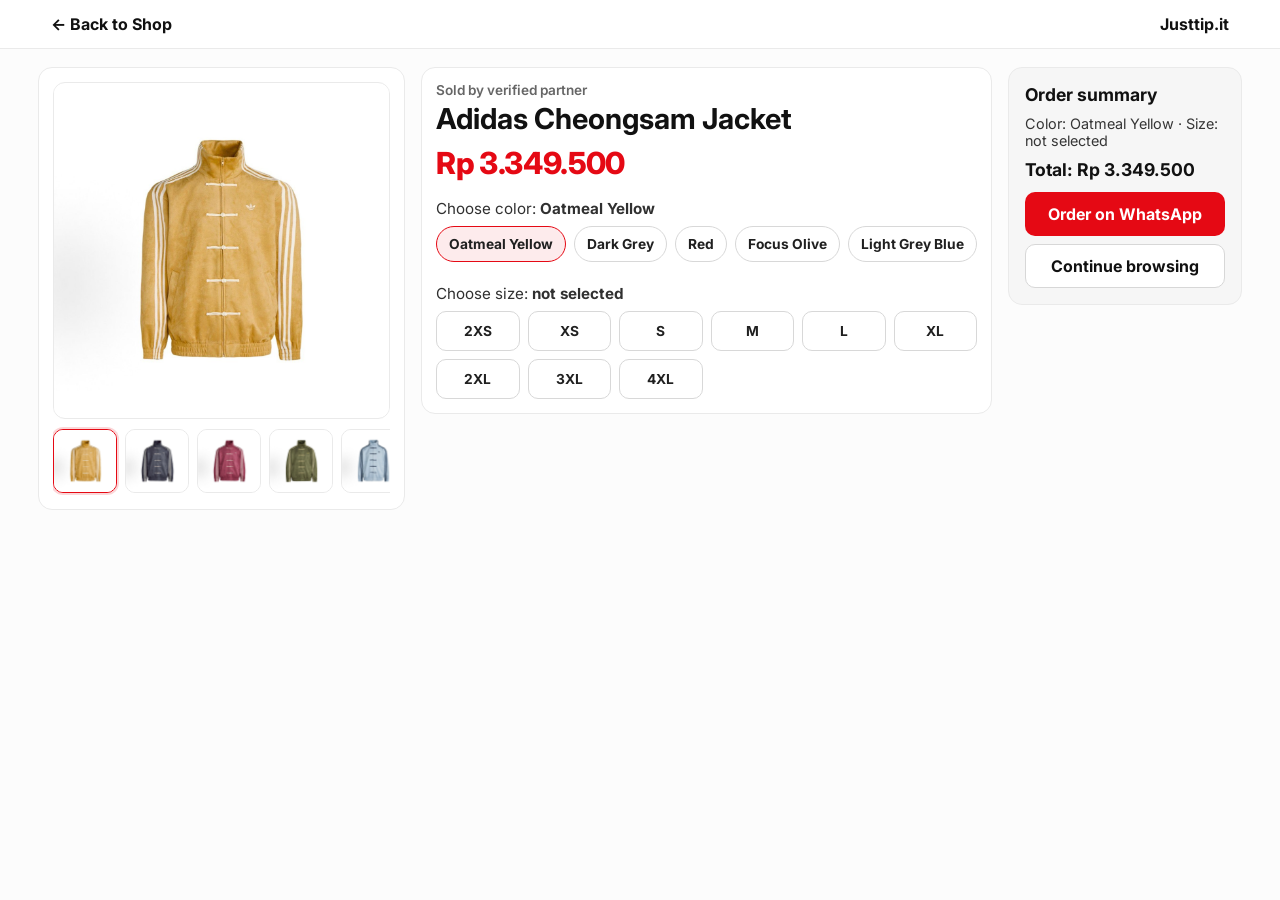
<file: adidas-cheongsam-jacket.html>
<!doctype html>
<html lang="en">
  <head>
    <meta charset="UTF-8" />
    <meta name="viewport" content="width=device-width, initial-scale=1.0" />
    <title>Adidas Cheongsam Jacket — Justtip.it</title>
    <meta
      name="description"
      content="Choose color and size for Adidas Cheongsam Jacket, then order directly through WhatsApp."
    />
    <link rel="preconnect" href="https://fonts.googleapis.com" />
    <link rel="preconnect" href="https://fonts.gstatic.com" crossorigin />
    <link
      href="https://fonts.googleapis.com/css2?family=Inter:wght@400;500;600;700;800&display=swap"
      rel="stylesheet"
    />
    <link rel="stylesheet" href="./adidas-cheongsam-jacket.css" />
  </head>
  <body>
    <header class="product-header">
      <a href="./shop.html?cat=clothes" class="product-header__back">← Back to Shop</a>
      <a href="./index.html" class="product-header__logo">Justtip.it</a>
    </header>

    <main class="product-page">
      <section class="gallery-panel">
        <div class="main-image-wrap">
          <img
            id="main-image"
            src="./assets/adidas-cheongsam-sand-gold.png"
            alt="Adidas Cheongsam Jacket in Oatmeal Yellow"
          />
        </div>
        <div class="thumb-scroll" id="thumb-scroll" role="list" aria-label="Jacket gallery">
          <button
            class="thumb-card is-active"
            type="button"
            data-color="Oatmeal Yellow"
            data-image="./assets/adidas-cheongsam-sand-gold.png"
            role="listitem"
            aria-pressed="true"
          >
            <img src="./assets/adidas-cheongsam-sand-gold.png" alt="Oatmeal Yellow jacket thumbnail" />
          </button>
          <button
            class="thumb-card"
            type="button"
            data-color="Dark Grey"
            data-image="./assets/adidas-cheongsam-slate-blue.png"
            role="listitem"
            aria-pressed="false"
          >
            <img src="./assets/adidas-cheongsam-slate-blue.png" alt="Dark Grey jacket thumbnail" />
          </button>
          <button
            class="thumb-card"
            type="button"
            data-color="Red"
            data-image="./assets/adidas-cheongsam-burgundy.png"
            role="listitem"
            aria-pressed="false"
          >
            <img src="./assets/adidas-cheongsam-burgundy.png" alt="Red jacket thumbnail" />
          </button>
          <button
            class="thumb-card"
            type="button"
            data-color="Focus Olive"
            data-image="./assets/adidas-cheongsam-olive-green.png"
            role="listitem"
            aria-pressed="false"
          >
            <img src="./assets/adidas-cheongsam-olive-green.png" alt="Focus Olive jacket thumbnail" />
          </button>
          <button
            class="thumb-card"
            type="button"
            data-color="Light Grey Blue"
            data-image="./assets/adidas-cheongsam-ice-blue-v3.png"
            role="listitem"
            aria-pressed="false"
          >
            <img src="./assets/adidas-cheongsam-ice-blue-v3.png" alt="Light Grey Blue jacket thumbnail" />
          </button>
        </div>
      </section>

      <section class="detail-panel">
        <p class="meta-line">Sold by verified partner</p>
        <h1>Adidas Cheongsam Jacket</h1>
        <p class="product-price">Rp 3.349.500</p>

        <div class="option-group">
          <p class="option-label">Choose color: <strong id="selected-color-label">Oatmeal Yellow</strong></p>
          <div class="color-scroll" id="color-scroll" role="list" aria-label="Jacket colors">
            <button class="color-chip is-active" type="button" data-color="Oatmeal Yellow" aria-pressed="true" role="listitem">
              Oatmeal Yellow
            </button>
            <button class="color-chip" type="button" data-color="Dark Grey" aria-pressed="false" role="listitem">
              Dark Grey
            </button>
            <button class="color-chip" type="button" data-color="Red" aria-pressed="false" role="listitem">
              Red
            </button>
            <button class="color-chip" type="button" data-color="Focus Olive" aria-pressed="false" role="listitem">
              Focus Olive
            </button>
            <button class="color-chip" type="button" data-color="Light Grey Blue" aria-pressed="false" role="listitem">
              Light Grey Blue
            </button>
          </div>
        </div>

        <div class="option-group">
          <p class="option-label">Choose size: <strong id="selected-size-label">not selected</strong></p>
          <div class="size-grid" id="size-grid" role="list" aria-label="Jacket sizes">
            <button class="size-chip" type="button" data-size="2XS" aria-pressed="false" role="listitem">2XS</button>
            <button class="size-chip" type="button" data-size="XS" aria-pressed="false" role="listitem">XS</button>
            <button class="size-chip" type="button" data-size="S" aria-pressed="false" role="listitem">S</button>
            <button class="size-chip" type="button" data-size="M" aria-pressed="false" role="listitem">M</button>
            <button class="size-chip" type="button" data-size="L" aria-pressed="false" role="listitem">L</button>
            <button class="size-chip" type="button" data-size="XL" aria-pressed="false" role="listitem">XL</button>
            <button class="size-chip" type="button" data-size="2XL" aria-pressed="false" role="listitem">2XL</button>
            <button class="size-chip" type="button" data-size="3XL" aria-pressed="false" role="listitem">3XL</button>
            <button class="size-chip" type="button" data-size="4XL" aria-pressed="false" role="listitem">4XL</button>
          </div>
        </div>
      </section>

      <aside class="order-panel">
        <h2>Order summary</h2>
        <p id="selected-variant" class="product-variant">Color: Oatmeal Yellow · Size: not selected</p>
        <p class="summary-price">Total: Rp 3.349.500</p>
        <a
          id="order-now"
          class="btn-order"
          href="https://api.whatsapp.com/send?phone=6282111101329&text=Hi!%20I%20want%3A%20Adidas%20Cheongsam%20Jacket%20-%20Color%3A%20Sand%20Gold%2C%20Size%3A%20Please%20confirm%20available%20sizes"
          target="_blank"
          rel="noreferrer"
        >
          Order on WhatsApp
        </a>
        <a class="btn-back" href="./shop.html?cat=clothes">Continue browsing</a>
      </aside>
    </main>

    <script src="./adidas-cheongsam-jacket.js"></script>
  </body>
</html>
</file>
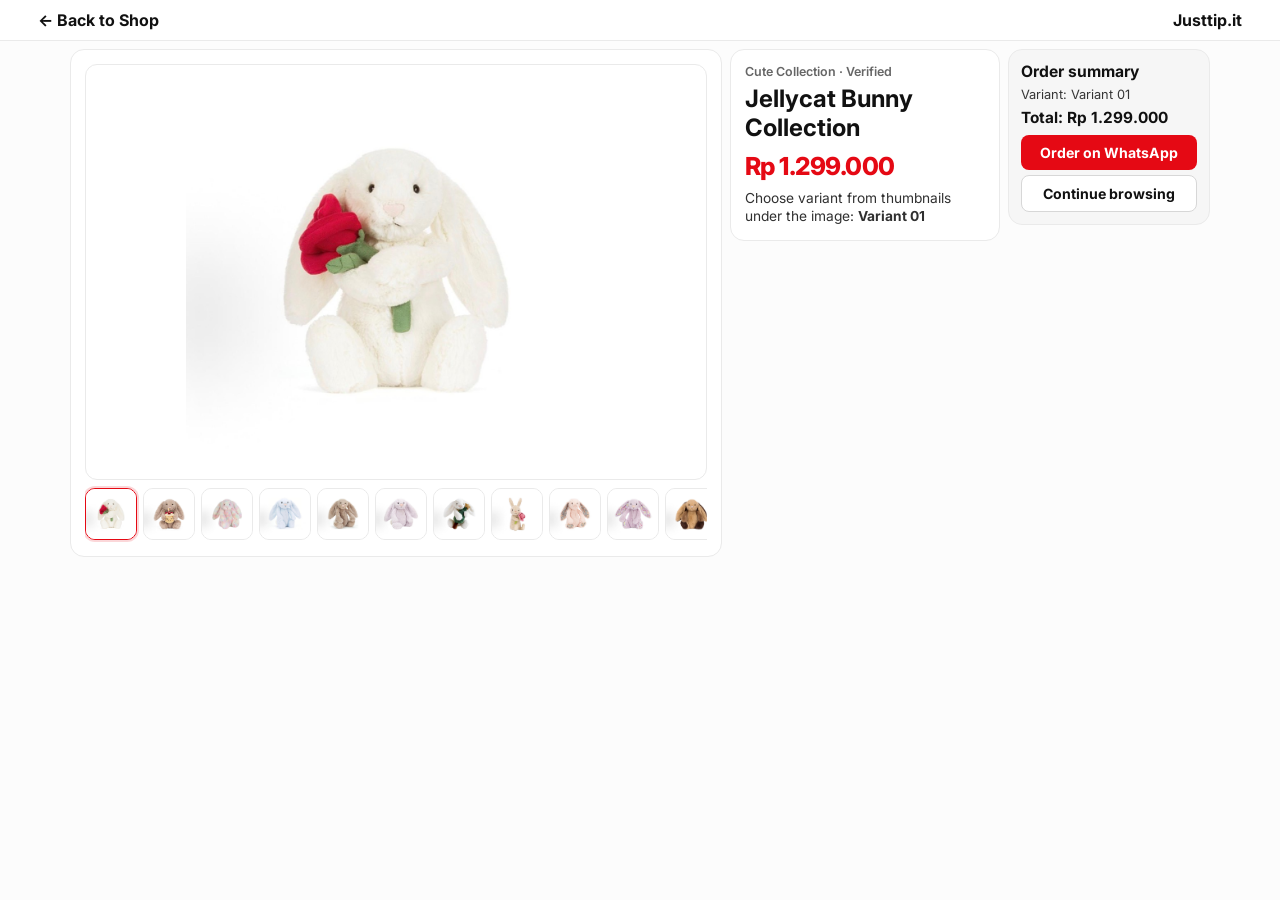
<file: jellycat-bunny-collection.html>
<!doctype html>
<html lang="en">
  <head>
    <meta charset="UTF-8" />
    <meta name="viewport" content="width=device-width, initial-scale=1.0" />
    <title>Jellycat Bunny Collection — Justtip.it</title>
    <meta
      name="description"
      content="Choose your Jellycat Bunny variant and order directly through WhatsApp."
    />
    <link rel="preconnect" href="https://fonts.googleapis.com" />
    <link rel="preconnect" href="https://fonts.gstatic.com" crossorigin />
    <link
      href="https://fonts.googleapis.com/css2?family=Inter:wght@400;500;600;700;800&display=swap"
      rel="stylesheet"
    />
    <link rel="stylesheet" href="./jellycat-bunny-collection.css" />
  </head>
  <body>
    <header class="product-header">
      <a href="./shop.html?cat=cute" class="product-header__back">← Back to Shop</a>
      <a href="./index.html" class="product-header__logo">Justtip.it</a>
    </header>

    <main class="product-page">
      <section class="gallery-panel">
        <div class="main-image-wrap">
          <img id="main-image" src="./assets/jellycat-bunny-variant-01.png" alt="Jellycat Bunny variant 01" />
        </div>
        <div class="thumb-scroll" role="list" aria-label="Jellycat Bunny variants">
          <button class="thumb-card is-active" type="button" data-variant="Variant 01" data-image="./assets/jellycat-bunny-variant-01.png" aria-pressed="true" role="listitem"><img src="./assets/jellycat-bunny-variant-01.png" alt="Variant 01 thumbnail" /></button>
          <button class="thumb-card" type="button" data-variant="Variant 02" data-image="./assets/jellycat-bunny-variant-02.png" aria-pressed="false" role="listitem"><img src="./assets/jellycat-bunny-variant-02.png" alt="Variant 02 thumbnail" /></button>
          <button class="thumb-card" type="button" data-variant="Variant 03" data-image="./assets/jellycat-bunny-variant-03.png" aria-pressed="false" role="listitem"><img src="./assets/jellycat-bunny-variant-03.png" alt="Variant 03 thumbnail" /></button>
          <button class="thumb-card" type="button" data-variant="Variant 04" data-image="./assets/jellycat-bunny-variant-04.png" aria-pressed="false" role="listitem"><img src="./assets/jellycat-bunny-variant-04.png" alt="Variant 04 thumbnail" /></button>
          <button class="thumb-card" type="button" data-variant="Variant 05" data-image="./assets/jellycat-bunny-variant-05.png" aria-pressed="false" role="listitem"><img src="./assets/jellycat-bunny-variant-05.png" alt="Variant 05 thumbnail" /></button>
          <button class="thumb-card" type="button" data-variant="Variant 06" data-image="./assets/jellycat-bunny-variant-06.png" aria-pressed="false" role="listitem"><img src="./assets/jellycat-bunny-variant-06.png" alt="Variant 06 thumbnail" /></button>
          <button class="thumb-card" type="button" data-variant="Variant 07" data-image="./assets/jellycat-bunny-variant-07.png" aria-pressed="false" role="listitem"><img src="./assets/jellycat-bunny-variant-07.png" alt="Variant 07 thumbnail" /></button>
          <button class="thumb-card" type="button" data-variant="Variant 08" data-image="./assets/jellycat-bunny-variant-08.png" aria-pressed="false" role="listitem"><img src="./assets/jellycat-bunny-variant-08.png" alt="Variant 08 thumbnail" /></button>
          <button class="thumb-card" type="button" data-variant="Variant 09" data-image="./assets/jellycat-bunny-variant-09.png" aria-pressed="false" role="listitem"><img src="./assets/jellycat-bunny-variant-09.png" alt="Variant 09 thumbnail" /></button>
          <button class="thumb-card" type="button" data-variant="Variant 10" data-image="./assets/jellycat-bunny-variant-10.png" aria-pressed="false" role="listitem"><img src="./assets/jellycat-bunny-variant-10.png" alt="Variant 10 thumbnail" /></button>
          <button class="thumb-card" type="button" data-variant="Variant 11" data-image="./assets/jellycat-bunny-variant-11.png" aria-pressed="false" role="listitem"><img src="./assets/jellycat-bunny-variant-11.png" alt="Variant 11 thumbnail" /></button>
          <button class="thumb-card" type="button" data-variant="Variant 12" data-image="./assets/jellycat-bunny-variant-12.png" aria-pressed="false" role="listitem"><img src="./assets/jellycat-bunny-variant-12.png" alt="Variant 12 thumbnail" /></button>
          <button class="thumb-card" type="button" data-variant="Variant 13" data-image="./assets/jellycat-bunny-variant-13.png" aria-pressed="false" role="listitem"><img src="./assets/jellycat-bunny-variant-13.png" alt="Variant 13 thumbnail" /></button>
        </div>
      </section>

      <section class="detail-panel">
        <p class="meta-line">Cute Collection · Verified</p>
        <h1>Jellycat Bunny Collection</h1>
        <p class="product-price">Rp 1.299.000</p>

        <p class="option-label">Choose variant from thumbnails under the image: <strong id="selected-variant-label">Variant 01</strong></p>
      </section>

      <aside class="order-panel">
        <h2>Order summary</h2>
        <p id="selected-variant" class="product-variant">Variant: Variant 01</p>
        <p class="summary-price">Total: Rp 1.299.000</p>
        <a
          id="order-now"
          class="btn-order"
          href="https://api.whatsapp.com/send?phone=6282111101329&text=Hi!%20I%20want%3A%20Jellycat%20Bunny%20Collection%20-%20Variant%3A%20Variant%2001"
          target="_blank"
          rel="noreferrer"
        >
          Order on WhatsApp
        </a>
        <a class="btn-back" href="./shop.html?cat=cute">Continue browsing</a>
      </aside>
    </main>

    <script src="./jellycat-bunny-collection.js"></script>
  </body>
</html>
</file>
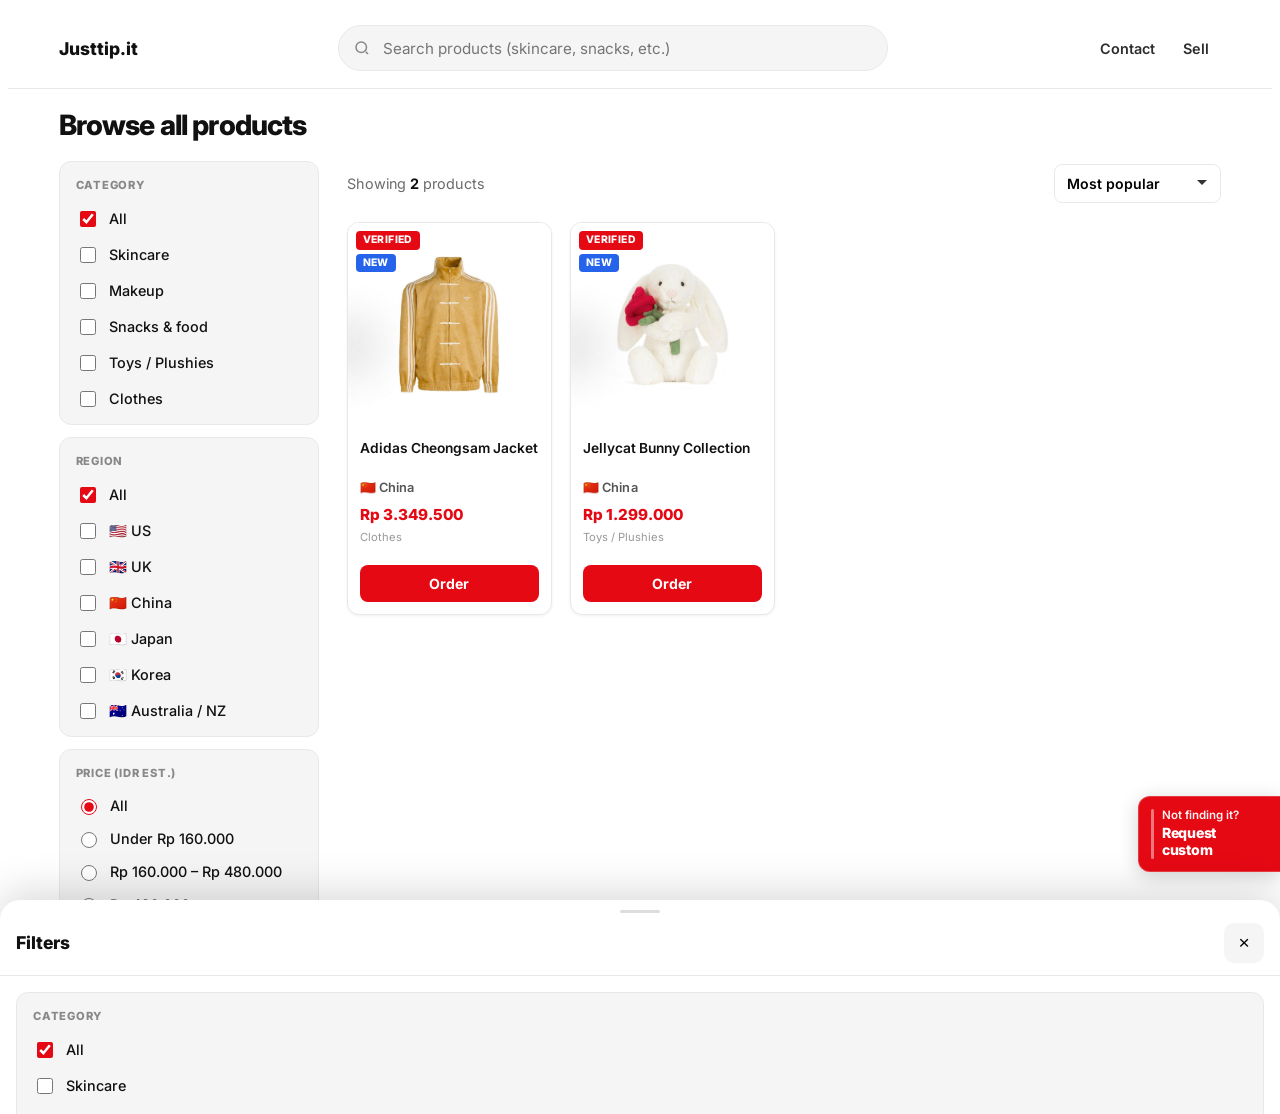
<file: shop.html>
<!doctype html>
<html lang="en">
  <head>
    <meta charset="UTF-8" />
    <meta name="viewport" content="width=device-width, initial-scale=1.0" />
    <title>Shop — Justtip.it</title>
    <meta
      name="description"
      content="Browse skincare, makeup, snacks & more. Filter, sort, order on WhatsApp. No cart."
    />
    <link rel="preconnect" href="https://fonts.googleapis.com" />
    <link rel="preconnect" href="https://fonts.gstatic.com" crossorigin />
    <link
      href="https://fonts.googleapis.com/css2?family=Inter:wght@400;500;600;700;800&display=swap"
      rel="stylesheet"
    />
    <link rel="stylesheet" href="./shop.css" />
  </head>
  <body class="shop-page">
    <header class="shop-topbar">
      <div class="shop-topbar__inner">
        <a class="shop-logo" href="./index.html">Justtip.it</a>
        <form class="shop-topbar__search" role="search" action="./shop.html" method="get" id="shop-search-form">
          <svg width="18" height="18" viewBox="0 0 24 24" fill="none" stroke="currentColor" stroke-width="2" aria-hidden="true">
            <circle cx="11" cy="11" r="7" />
            <path d="M20 20l-3-3" />
          </svg>
          <input
            type="search"
            name="q"
            id="shop-top-search"
            placeholder="Search products (skincare, snacks, etc.)"
            autocomplete="off"
            aria-label="Search products"
          />
        </form>
        <div class="shop-topbar__actions">
          <a class="shop-link" href="./index.html#contact">Contact</a>
          <a class="shop-link" href="./index.html#sell">Sell</a>
        </div>
      </div>
    </header>

    <div class="shop-wrap">
      <h1 class="shop-page__title" id="shop-page-title">Browse all products</h1>

      <div class="shop-layout">
        <aside class="shop-filters shop-filters--desktop" aria-label="Filters">
          <div class="shop-filter-card">
            <h3>Category</h3>
            <div class="shop-filter-list">
              <label class="shop-check">
                <input type="checkbox" class="js-filter-cat-all" id="filter-cat-all-d" checked />
                <span>All</span>
              </label>
              <label class="shop-check">
                <input type="checkbox" class="js-filter-cat" data-cat="skincare" />
                <span>Skincare</span>
              </label>
              <label class="shop-check">
                <input type="checkbox" class="js-filter-cat" data-cat="makeup" />
                <span>Makeup</span>
              </label>
              <label class="shop-check">
                <input type="checkbox" class="js-filter-cat" data-cat="snacks" />
                <span>Snacks &amp; food</span>
              </label>
              <label class="shop-check">
                <input type="checkbox" class="js-filter-cat" data-cat="cute" />
                <span>Toys / Plushies</span>
              </label>
              <label class="shop-check">
                <input type="checkbox" class="js-filter-cat" data-cat="clothes" />
                <span>Clothes</span>
              </label>
            </div>
          </div>
          <div class="shop-filter-card">
            <h3>Region</h3>
            <div class="shop-filter-list">
              <label class="shop-check">
                <input type="checkbox" class="js-filter-region-all" id="filter-region-all-d" checked />
                <span>All</span>
              </label>
              <label class="shop-check">
                <input type="checkbox" class="js-filter-route" data-route="imp-us" />
                <span>🇺🇸 US</span>
              </label>
              <label class="shop-check">
                <input type="checkbox" class="js-filter-route" data-route="imp-uk" />
                <span>🇬🇧 UK</span>
              </label>
              <label class="shop-check">
                <input type="checkbox" class="js-filter-route" data-route="imp-cn" />
                <span>🇨🇳 China</span>
              </label>
              <label class="shop-check">
                <input type="checkbox" class="js-filter-route" data-route="imp-jp" />
                <span>🇯🇵 Japan</span>
              </label>
              <label class="shop-check">
                <input type="checkbox" class="js-filter-route" data-route="imp-kr" />
                <span>🇰🇷 Korea</span>
              </label>
              <label class="shop-check">
                <input type="checkbox" class="js-filter-route" data-route="imp-au" />
                <span>🇦🇺 Australia / NZ</span>
              </label>
            </div>
          </div>
          <div class="shop-filter-card">
            <h3>Price (IDR est.)</h3>
            <div class="shop-filter-list" id="filter-price-d">
              <label class="shop-radio">
                <input type="radio" class="js-filter-price" name="price_d" value="all" checked />
                <span>All</span>
              </label>
              <label class="shop-radio">
                <input type="radio" class="js-filter-price" name="price_d" value="lt10" />
                <span>Under Rp 160.000</span>
              </label>
              <label class="shop-radio">
                <input type="radio" class="js-filter-price" name="price_d" value="10-30" />
                <span>Rp 160.000 – Rp 480.000</span>
              </label>
              <label class="shop-radio">
                <input type="radio" class="js-filter-price" name="price_d" value="gt30" />
                <span>Rp 480.000+</span>
              </label>
            </div>
            <div class="shop-toggle">
              <span>Verified only</span>
              <button type="button" class="shop-toggle__switch js-toggle-ver" id="toggle-ver-d" aria-pressed="false" aria-label="Verified sellers only"></button>
            </div>
          </div>
        </aside>

        <div class="shop-main">
          <div class="shop-toolbar">
            <p class="shop-result-count" id="shop-result-count">Showing <strong>0</strong> products</p>
            <div class="shop-sort">
              <label for="shop-sort" class="visually-hidden">Sort by</label>
              <select id="shop-sort" class="js-sort" aria-label="Sort products">
                <option value="popular">Most popular</option>
                <option value="newest">Newest</option>
                <option value="price-asc">Price: low to high</option>
                <option value="price-desc">Price: high to low</option>
              </select>
            </div>
          </div>
          <div class="shop-grid" id="shop-grid" role="list"></div>
          <p class="shop-empty" id="shop-empty" hidden>No products match your filters. <a href="./shop.html">Reset</a></p>
        </div>
      </div>
    </div>

    <div class="shop-mobile-filters" aria-hidden="false">
      <button type="button" class="shop-btn-filter" id="shop-open-filters" aria-haspopup="dialog" aria-controls="shop-drawer">
        <svg width="20" height="20" viewBox="0 0 24 24" fill="none" stroke="currentColor" stroke-width="2" aria-hidden="true">
          <line x1="4" y1="6" x2="20" y2="6" />
          <line x1="7" y1="12" x2="20" y2="12" />
          <line x1="10" y1="18" x2="20" y2="18" />
        </svg>
        Filter
      </button>
    </div>

    <div class="shop-drawer-backdrop" id="shop-backdrop" aria-hidden="true"></div>
    <div
      class="shop-drawer"
      id="shop-drawer"
      role="dialog"
      aria-modal="true"
      aria-labelledby="shop-drawer-title"
      aria-hidden="true"
    >
      <div class="shop-drawer__handle" aria-hidden="true"></div>
      <div class="shop-drawer__head">
        <h2 id="shop-drawer-title">Filters</h2>
        <button type="button" class="shop-drawer__close" id="shop-close-filters" aria-label="Close filters">
          ×
        </button>
      </div>
      <div class="shop-drawer__body">
        <div class="shop-filters shop-filters--drawer" id="filter-drawer-inner">
          <div class="shop-filter-card">
            <h3>Category</h3>
            <div class="shop-filter-list">
              <label class="shop-check">
                <input type="checkbox" class="js-filter-cat-all" id="filter-cat-all-m" checked />
                <span>All</span>
              </label>
              <label class="shop-check">
                <input type="checkbox" class="js-filter-cat-m" data-cat="skincare" />
                <span>Skincare</span>
              </label>
              <label class="shop-check">
                <input type="checkbox" class="js-filter-cat-m" data-cat="makeup" />
                <span>Makeup</span>
              </label>
              <label class="shop-check">
                <input type="checkbox" class="js-filter-cat-m" data-cat="snacks" />
                <span>Snacks &amp; food</span>
              </label>
              <label class="shop-check">
                <input type="checkbox" class="js-filter-cat-m" data-cat="cute" />
                <span>Toys / Plushies</span>
              </label>
              <label class="shop-check">
                <input type="checkbox" class="js-filter-cat-m" data-cat="clothes" />
                <span>Clothes</span>
              </label>
            </div>
          </div>
          <div class="shop-filter-card">
            <h3>Region</h3>
            <div class="shop-filter-list">
              <label class="shop-check">
                <input type="checkbox" class="js-filter-region-all" id="filter-region-all-m" checked />
                <span>All</span>
              </label>
              <label class="shop-check">
                <input type="checkbox" class="js-filter-route-m" data-route="imp-us" />
                <span>🇺🇸 US</span>
              </label>
              <label class="shop-check">
                <input type="checkbox" class="js-filter-route-m" data-route="imp-uk" />
                <span>🇬🇧 UK</span>
              </label>
              <label class="shop-check">
                <input type="checkbox" class="js-filter-route-m" data-route="imp-cn" />
                <span>🇨🇳 China</span>
              </label>
              <label class="shop-check">
                <input type="checkbox" class="js-filter-route-m" data-route="imp-jp" />
                <span>🇯🇵 Japan</span>
              </label>
              <label class="shop-check">
                <input type="checkbox" class="js-filter-route-m" data-route="imp-kr" />
                <span>🇰🇷 Korea</span>
              </label>
              <label class="shop-check">
                <input type="checkbox" class="js-filter-route-m" data-route="imp-au" />
                <span>🇦🇺 Australia / NZ</span>
              </label>
            </div>
          </div>
          <div class="shop-filter-card">
            <h3>Price (IDR est.)</h3>
            <div class="shop-filter-list">
              <label class="shop-radio">
                <input type="radio" class="js-filter-price-m" name="price_m" value="all" checked />
                <span>All</span>
              </label>
              <label class="shop-radio">
                <input type="radio" class="js-filter-price-m" name="price_m" value="lt10" />
                <span>Under Rp 160.000</span>
              </label>
              <label class="shop-radio">
                <input type="radio" class="js-filter-price-m" name="price_m" value="10-30" />
                <span>Rp 160.000 – Rp 480.000</span>
              </label>
              <label class="shop-radio">
                <input type="radio" class="js-filter-price-m" name="price_m" value="gt30" />
                <span>Rp 480.000+</span>
              </label>
            </div>
            <div class="shop-toggle">
              <span>Verified only</span>
              <button type="button" class="shop-toggle__switch js-toggle-ver" id="toggle-ver-m" aria-pressed="false" aria-label="Verified sellers only"></button>
            </div>
          </div>
        </div>
      </div>
      <div class="shop-drawer__foot">
        <button type="button" class="shop-btn-apply" id="shop-apply-filters">Show results</button>
      </div>
    </div>

    <a
      class="shop-cta-fab"
      href="https://api.whatsapp.com/send?phone=6282111101329&text=Hi!%20I%27m%20looking%20for%20a%20custom%20product%3A%20"
      target="_blank"
      rel="noreferrer"
      aria-label="Not finding what you are looking for? Request a custom product on WhatsApp"
    >
      <span class="shop-cta-fab__grip" aria-hidden="true"></span>
      <span class="shop-cta-fab__text">
        <span class="shop-cta-fab__line">Not finding it?</span>
        <span class="shop-cta-fab__line shop-cta-fab__line--em">Request custom</span>
      </span>
    </a>

    <footer class="shop-footer">
      <div class="shop-footer__inner">
        <a href="./index.html">← Home</a>
        <a href="https://www.instagram.com/justtip.it/" target="_blank" rel="noreferrer">@justtip.it</a>
        <span>International students · <a class="shop-footer__wa" href="https://api.whatsapp.com/send?phone=6282111101329&text=Hi!%20" target="_blank" rel="noreferrer">WhatsApp</a></span>
      </div>
    </footer>

    <script src="./shop.js"></script>
  </body>
</html>
</file>
<file: adidas-cheongsam-jacket.css>
:root {
  --primary: #e50914;
  --text: #111;
  --muted: #666;
  --border: #eaeaea;
  --bg: #f6f6f6;
}

* {
  box-sizing: border-box;
}

body {
  margin: 0;
  font-family: "Inter", -apple-system, sans-serif;
  color: var(--text);
  background: #fcfcfc;
}

.product-header {
  position: sticky;
  top: 0;
  z-index: 10;
  display: flex;
  justify-content: space-between;
  align-items: center;
  padding: 14px 4%;
  border-bottom: 1px solid var(--border);
  background: rgba(255, 255, 255, 0.96);
  backdrop-filter: blur(8px);
}

.product-header__back,
.product-header__logo {
  text-decoration: none;
  color: var(--text);
  font-weight: 700;
}

.product-page {
  width: min(1220px, 94%);
  margin: 18px auto 32px;
  display: grid;
  gap: 16px;
}

@media (min-width: 980px) {
  .product-page {
    grid-template-columns: 1.1fr 1fr 0.7fr;
    align-items: start;
  }
}

.gallery-panel,
.detail-panel,
.order-panel {
  border: 1px solid var(--border);
  border-radius: 14px;
  background: #fff;
}

.gallery-panel,
.detail-panel {
  padding: 14px;
}

.order-panel {
  padding: 16px;
  background: var(--bg);
}

.main-image-wrap {
  border: 1px solid var(--border);
  border-radius: 12px;
  overflow: hidden;
  background: #fff;
}

.main-image-wrap img {
  width: 100%;
  display: block;
  aspect-ratio: 1 / 1;
  object-fit: contain;
}

.thumb-scroll {
  display: flex;
  gap: 8px;
  overflow-x: auto;
  padding-top: 10px;
  padding-bottom: 2px;
  scroll-snap-type: x mandatory;
  -webkit-overflow-scrolling: touch;
}

.thumb-card {
  flex: 0 0 64px;
  border: 1px solid var(--border);
  border-radius: 10px;
  background: #fff;
  cursor: pointer;
  overflow: hidden;
  padding: 0;
  line-height: 0;
  scroll-snap-align: start;
}

.thumb-card.is-active {
  border-color: var(--primary);
  box-shadow: 0 0 0 2px rgba(229, 9, 20, 0.16);
}

.thumb-card img {
  width: 100%;
  aspect-ratio: 1;
  object-fit: cover;
  display: inline-block;
}

.meta-line {
  margin: 0;
  color: var(--muted);
  font-size: 0.85rem;
  font-weight: 600;
}

.detail-panel h1 {
  margin: 4px 0 0;
  font-size: clamp(1.35rem, 2.5vw, 1.8rem);
  line-height: 1.2;
}

.product-price {
  margin: 8px 0 0;
  color: var(--primary);
  font-size: 1.9rem;
  font-weight: 800;
  letter-spacing: -0.02em;
}

.option-group {
  margin-top: 18px;
}

.option-label {
  margin: 0 0 8px;
  font-size: 0.95rem;
  color: #303030;
}

.color-scroll {
  display: flex;
  gap: 8px;
  overflow-x: auto;
  padding-bottom: 4px;
}

.color-chip,
.size-chip {
  border: 1px solid #d8d8d8;
  background: #fff;
  color: #202020;
  border-radius: 999px;
  font: inherit;
  font-size: 0.86rem;
  font-weight: 700;
  cursor: pointer;
  white-space: nowrap;
  transition: border-color 0.2s ease, background 0.2s ease;
}

.color-chip {
  padding: 9px 12px;
}

.size-grid {
  display: grid;
  grid-template-columns: repeat(6, minmax(0, 1fr));
  gap: 8px;
}

.size-chip {
  border-radius: 10px;
  min-height: 40px;
}

.color-chip.is-active,
.size-chip.is-active {
  border-color: var(--primary);
  background: rgba(229, 9, 20, 0.08);
}

.order-panel h2 {
  margin: 0;
  font-size: 1.1rem;
}

.product-variant {
  margin: 10px 0 0;
  font-size: 0.9rem;
  color: #353535;
}

.summary-price {
  margin: 10px 0 0;
  font-size: 1.1rem;
  font-weight: 700;
  color: var(--text);
}

.btn-order {
  margin-top: 12px;
  width: 100%;
  display: inline-flex;
  align-items: center;
  justify-content: center;
  border-radius: 10px;
  background: var(--primary);
  color: #fff;
  padding: 12px 14px;
  text-decoration: none;
  font-weight: 700;
}

.btn-back {
  margin-top: 8px;
  width: 100%;
  display: inline-flex;
  align-items: center;
  justify-content: center;
  border-radius: 10px;
  border: 1px solid #d7d7d7;
  background: #fff;
  color: var(--text);
  padding: 11px 14px;
  text-decoration: none;
  font-weight: 700;
}

@media (max-width: 700px) {
  .size-grid {
    grid-template-columns: repeat(3, minmax(0, 1fr));
  }
}
</file>
<file: jellycat-bunny-collection.css>
:root {
  --primary: #e50914;
  --text: #111;
  --muted: #666;
  --border: #eaeaea;
  --bg: #f6f6f6;
}

* { box-sizing: border-box; }

body {
  margin: 0;
  font-family: "Inter", -apple-system, sans-serif;
  color: var(--text);
  background: #fcfcfc;
}

.product-header {
  position: sticky;
  top: 0;
  z-index: 10;
  display: flex;
  justify-content: space-between;
  align-items: center;
  padding: 10px 3%;
  border-bottom: 1px solid var(--border);
  background: rgba(255, 255, 255, 0.96);
  backdrop-filter: blur(8px);
}

.product-header__back,
.product-header__logo {
  text-decoration: none;
  color: var(--text);
  font-weight: 700;
}

.product-page {
  width: min(1140px, 95%);
  margin: 8px auto 14px;
  display: grid;
  gap: 8px;
}

@media (min-width: 980px) {
  .product-page {
    grid-template-columns: minmax(0, 1.45fr) minmax(240px, 0.6fr) minmax(200px, 0.45fr);
    align-items: start;
  }
}

.gallery-panel,
.detail-panel,
.order-panel {
  border: 1px solid var(--border);
  border-radius: 14px;
  background: #fff;
}

.gallery-panel,
.detail-panel { padding: 14px; }
.order-panel { padding: 12px; background: var(--bg); }

.main-image-wrap {
  border: 1px solid var(--border);
  border-radius: 12px;
  overflow: hidden;
  background: #fff;
  display: grid;
  place-items: center;
  min-height: 340px;
}

.main-image-wrap img {
  width: min(100%, 430px);
  display: block;
  aspect-ratio: 1;
  object-fit: contain;
  max-height: 46vh;
}

.thumb-scroll {
  display: flex;
  gap: 6px;
  overflow-x: auto;
  padding-top: 8px;
  padding-bottom: 2px;
  scroll-snap-type: x mandatory;
  -webkit-overflow-scrolling: touch;
}

.thumb-card {
  flex: 0 0 52px;
  border: 1px solid var(--border);
  border-radius: 10px;
  background: #fff;
  cursor: pointer;
  overflow: hidden;
  padding: 0;
  line-height: 0;
  scroll-snap-align: start;
}

.thumb-card.is-active {
  border-color: var(--primary);
  box-shadow: 0 0 0 2px rgba(229, 9, 20, 0.16);
}

.thumb-card img {
  width: 100%;
  aspect-ratio: 1;
  object-fit: cover;
  display: inline-block;
}

.detail-panel {
  display: flex;
  flex-direction: column;
  gap: 6px;
}

.meta-line {
  margin: 0;
  color: var(--muted);
  font-size: 0.78rem;
  font-weight: 600;
}

.detail-panel h1 {
  margin: 0;
  font-size: clamp(1.1rem, 2.1vw, 1.5rem);
  line-height: 1.2;
}

.product-price {
  margin: 2px 0 0;
  color: var(--primary);
  font-size: 1.55rem;
  font-weight: 800;
  letter-spacing: -0.02em;
}

.option-label {
  margin: 2px 0 0;
  font-size: 0.86rem;
  color: #303030;
  line-height: 1.35;
}

.order-panel h2 {
  margin: 0;
  font-size: 0.98rem;
}

.product-variant {
  margin: 6px 0 0;
  font-size: 0.8rem;
  color: #353535;
}

.summary-price {
  margin: 6px 0 0;
  font-size: 0.96rem;
  font-weight: 700;
}

.btn-order,
.btn-back {
  width: 100%;
  display: inline-flex;
  align-items: center;
  justify-content: center;
  border-radius: 8px;
  padding: 9px 10px;
  text-decoration: none;
  font-weight: 700;
  font-size: 0.88rem;
}

.btn-order {
  margin-top: 8px;
  background: var(--primary);
  color: #fff;
}

.btn-back {
  margin-top: 5px;
  border: 1px solid #d7d7d7;
  background: #fff;
  color: var(--text);
}

@media (max-width: 979px) {
  .main-image-wrap {
    min-height: 280px;
  }

  .main-image-wrap img {
    width: min(100%, 340px);
    max-height: 42vh;
  }
}
</file>
<file: shop.css>
/* Shop / search results page — extends Inter + brand red */

:root {
  --shop-primary: #e50914;
  --shop-text: #111;
  --shop-muted: #6b6b6b;
  --shop-border: #e8e8e8;
  --shop-panel: #f5f5f5;
  --shop-radius: 12px;
  --shop-shadow: 0 1px 3px rgba(0, 0, 0, 0.06);
  --shop-shadow-hover: 0 16px 40px rgba(0, 0, 0, 0.1);
  --shop-max: 1280px;
}

.shop-page {
  min-height: 100vh;
  background: #fff;
  color: var(--shop-text);
  font-family: "Inter", -apple-system, sans-serif;
  padding-bottom: 88px;
}

@media (min-width: 900px) {
  .shop-page {
    padding-bottom: 0;
  }
}

/* Sticky top bar */
.shop-topbar {
  position: sticky;
  top: 0;
  z-index: 50;
  background: rgba(255, 255, 255, 0.95);
  border-bottom: 1px solid var(--shop-border);
  backdrop-filter: blur(10px);
}

.shop-topbar__inner {
  max-width: var(--shop-max);
  width: 92%;
  margin: 0 auto;
  min-height: 60px;
  display: grid;
  grid-template-columns: auto 1fr auto;
  align-items: center;
  gap: 12px 16px;
  padding: 10px 0;
}

@media (max-width: 640px) {
  .shop-topbar__inner {
    grid-template-columns: 1fr auto;
    grid-template-rows: auto auto;
  }

  .shop-topbar__search {
    grid-column: 1 / -1;
  }
}

.shop-logo {
  font-weight: 800;
  font-size: 1.1rem;
  color: var(--shop-text);
  text-decoration: none;
  white-space: nowrap;
}

.shop-topbar__search {
  max-width: 520px;
  width: 100%;
  margin: 0 auto;
  display: flex;
  align-items: center;
  gap: 10px;
  padding: 0 14px;
  min-height: 44px;
  background: var(--shop-panel);
  border: 1px solid var(--shop-border);
  border-radius: 999px;
  transition: border-color 0.2s, box-shadow 0.2s;
}

.shop-topbar__search:focus-within {
  border-color: rgba(229, 9, 20, 0.35);
  box-shadow: 0 0 0 3px rgba(229, 9, 20, 0.08);
}

.shop-topbar__search svg {
  flex-shrink: 0;
  color: #888;
}

.shop-topbar__search input {
  flex: 1;
  min-width: 0;
  border: 0;
  background: transparent;
  font: inherit;
  font-size: 0.95rem;
  outline: none;
}

.shop-topbar__actions {
  display: flex;
  align-items: center;
  gap: 4px;
}

.shop-link {
  font-size: 0.9rem;
  font-weight: 600;
  color: #2d2d2d;
  text-decoration: none;
  padding: 8px 12px;
  border-radius: 999px;
  transition: background 0.2s, color 0.2s;
}

.shop-link:hover {
  background: var(--shop-panel);
  color: var(--shop-primary);
}

/* Main */
.shop-wrap {
  max-width: var(--shop-max);
  width: 92%;
  margin: 0 auto;
  padding: 20px 0 48px;
}

.shop-page__title {
  margin: 0 0 18px;
  font-size: clamp(1.35rem, 2.2vw, 1.75rem);
  font-weight: 800;
  letter-spacing: -0.03em;
  line-height: 1.2;
}

/* Floating “tab” CTA: mobile = top-right (clears bottom filter bar); desktop = bottom-right */
.shop-cta-fab {
  position: fixed;
  z-index: 60;
  display: flex;
  align-items: center;
  gap: 8px;
  max-width: 11.5rem;
  padding: 10px 12px 10px 10px;
  text-decoration: none;
  color: #fff;
  background: var(--shop-primary);
  font: inherit;
  line-height: 1.2;
  box-shadow: 0 4px 20px rgba(0, 0, 0, 0.18);
  border: 1px solid rgba(255, 255, 255, 0.2);
  border-right: 0;
  border-radius: 10px 0 0 10px;
  transition: filter 0.2s, transform 0.2s, box-shadow 0.2s;
  /* Top-right, just below sticky topbar (avoids title overlap + bottom “Filter” bar) */
  top: calc(80px + env(safe-area-inset-top, 0px) + 8px);
  right: 0;
  bottom: auto;
}

@media (min-width: 900px) {
  .shop-cta-fab {
    /* Bottom-right on large screens; full tab shape */
    top: auto;
    bottom: 28px;
    right: 0;
    max-width: 13rem;
    padding: 12px 14px 12px 12px;
    border-radius: 12px 0 0 12px;
  }
}

.shop-cta-fab:hover {
  filter: brightness(1.05);
  transform: translateX(-2px);
  box-shadow: 0 8px 28px rgba(0, 0, 0, 0.2);
}

@media (prefers-reduced-motion: reduce) {
  .shop-cta-fab,
  .shop-cta-fab:hover {
    transition: none;
    transform: none;
  }
}

/* subtle “grip” line like a file tab */
.shop-cta-fab__grip {
  flex: 0 0 3px;
  align-self: stretch;
  min-height: 2.2rem;
  background: rgba(255, 255, 255, 0.45);
  border-radius: 2px;
}

.shop-cta-fab__text {
  display: flex;
  flex-direction: column;
  gap: 2px;
  min-width: 0;
}

.shop-cta-fab__line {
  font-size: 0.72rem;
  font-weight: 600;
  opacity: 0.95;
}

.shop-cta-fab__line--em {
  font-size: 0.88rem;
  font-weight: 800;
  letter-spacing: -0.02em;
  opacity: 1;
}

.shop-filter-hint {
  margin: 0 0 10px;
  font-size: 0.78rem;
  color: #888;
  line-height: 1.4;
  font-weight: 500;
}

.shop-page__title em {
  font-style: normal;
  color: var(--shop-primary);
}

/* 2-col layout: sidebar | grid */
.shop-layout {
  display: block;
}

@media (min-width: 900px) {
  .shop-layout {
    display: grid;
    grid-template-columns: 260px 1fr;
    gap: 28px;
    align-items: start;
  }
}

/* Sidebar filter panel (desktop) */
.shop-filters--desktop {
  display: none;
}

@media (min-width: 900px) {
  .shop-filters--desktop {
    display: block;
    position: sticky;
    top: 76px;
  }
}

.shop-filter-card {
  background: var(--shop-panel);
  border: 1px solid var(--shop-border);
  border-radius: var(--shop-radius);
  padding: 16px 16px 8px;
  margin-bottom: 12px;
}

.shop-filter-card h3 {
  margin: 0 0 10px;
  font-size: 0.7rem;
  font-weight: 800;
  text-transform: uppercase;
  letter-spacing: 0.07em;
  color: #888;
}

.shop-filter-list {
  display: flex;
  flex-direction: column;
  gap: 2px;
}

.shop-check,
.shop-radio {
  display: flex;
  align-items: center;
  gap: 10px;
  padding: 6px 0;
  font-size: 0.9rem;
  font-weight: 500;
  cursor: pointer;
  user-select: none;
}

.shop-check input,
.shop-radio input {
  width: 16px;
  height: 16px;
  accent-color: var(--shop-primary);
  cursor: pointer;
}

/* Toggle (verified) */
.shop-toggle {
  display: flex;
  align-items: center;
  justify-content: space-between;
  padding: 6px 0 12px;
  font-size: 0.9rem;
  font-weight: 600;
}

.shop-toggle__switch {
  position: relative;
  width: 44px;
  height: 26px;
  background: #ccc;
  border: none;
  border-radius: 999px;
  cursor: pointer;
  transition: background 0.2s;
  flex-shrink: 0;
}

.shop-toggle__switch[aria-pressed="true"] {
  background: var(--shop-primary);
}

.shop-toggle__switch::after {
  content: "";
  position: absolute;
  top: 3px;
  left: 3px;
  width: 20px;
  height: 20px;
  background: #fff;
  border-radius: 50%;
  transition: transform 0.2s;
  box-shadow: 0 1px 3px rgba(0, 0, 0, 0.2);
}

.shop-toggle__switch[aria-pressed="true"]::after {
  transform: translateX(18px);
}

/* Main column */
.shop-main {
  min-width: 0;
}

.shop-toolbar {
  display: flex;
  flex-direction: column;
  align-items: flex-start;
  gap: 12px;
  margin-bottom: 16px;
}

@media (min-width: 640px) {
  .shop-toolbar {
    flex-direction: row;
    align-items: center;
    justify-content: space-between;
  }
}

.shop-result-count {
  font-size: 0.9rem;
  color: var(--shop-muted);
}

.shop-result-count strong {
  color: var(--shop-text);
  font-weight: 700;
}

.shop-sort {
  position: relative;
  margin-left: auto;
  width: 100%;
  max-width: 220px;
}

@media (min-width: 640px) {
  .shop-sort {
    width: auto;
  }
}

.shop-sort select {
  width: 100%;
  padding: 10px 12px;
  font: inherit;
  font-size: 0.88rem;
  font-weight: 600;
  border: 1px solid var(--shop-border);
  border-radius: 8px;
  background: #fff;
  cursor: pointer;
  appearance: none;
  background-image: url("data:image/svg+xml,%3Csvg xmlns='http://www.w3.org/2000/svg' width='12' height='12' viewBox='0 0 12 12'%3E%3Cpath fill='%23333' d='M6 8L1 3h10z'/%3E%3C/svg%3E");
  background-repeat: no-repeat;
  background-position: right 12px center;
  padding-right: 32px;
}

.shop-sort select:focus {
  outline: none;
  border-color: var(--shop-primary);
  box-shadow: 0 0 0 2px rgba(229, 9, 20, 0.12);
}

/* Product grid */
.shop-grid {
  display: grid;
  grid-template-columns: repeat(2, minmax(0, 1fr));
  gap: 16px;
}

@media (min-width: 900px) {
  .shop-grid {
    grid-template-columns: repeat(4, minmax(0, 1fr));
    gap: 18px;
  }
}

.shop-grid--transition {
  animation: shopFade 0.22s ease;
}

@keyframes shopFade {
  from {
    opacity: 0.6;
  }
  to {
    opacity: 1;
  }
}

/* Product card */
.shop-card {
  display: flex;
  flex-direction: column;
  background: #fff;
  border: 1px solid var(--shop-border);
  border-radius: var(--shop-radius);
  overflow: hidden;
  box-shadow: var(--shop-shadow);
  transition: transform 0.25s ease, box-shadow 0.25s ease;
}

.shop-card:hover {
  transform: translateY(-2px) scale(1.02);
  box-shadow: var(--shop-shadow-hover);
  z-index: 1;
}

.shop-card__media {
  position: relative;
  aspect-ratio: 1;
  background: #eee;
  overflow: hidden;
}

.shop-card__media img {
  width: 100%;
  height: 100%;
  object-fit: cover;
  transition: transform 0.35s ease;
}

.shop-card:hover .shop-card__media img {
  transform: scale(1.05);
}

.shop-card__badges {
  position: absolute;
  top: 8px;
  left: 8px;
  display: flex;
  flex-direction: column;
  align-items: flex-start;
  gap: 4px;
  z-index: 1;
}

.shop-badge {
  font-size: 0.65rem;
  font-weight: 800;
  text-transform: uppercase;
  letter-spacing: 0.04em;
  padding: 4px 7px;
  border-radius: 4px;
  line-height: 1;
}

.shop-badge--verified {
  background: var(--shop-primary);
  color: #fff;
}

.shop-badge--popular {
  background: #1a1a1a;
  color: #fff;
}

.shop-badge--new {
  background: #2563eb;
  color: #fff;
}

.shop-card__body {
  padding: 12px 12px 10px;
  flex: 1;
  display: flex;
  flex-direction: column;
  gap: 4px;
}

.shop-card__name {
  margin: 0;
  font-size: 0.86rem;
  font-weight: 600;
  line-height: 1.35;
  display: -webkit-box;
  -webkit-line-clamp: 2;
  -webkit-box-orient: vertical;
  overflow: hidden;
  min-height: 2.3em;
}

.shop-card__region {
  margin: 6px 0 0;
  font-size: 0.8rem;
  font-weight: 600;
  color: #555;
  letter-spacing: 0.01em;
}

.shop-card__price {
  margin: 6px 0 0;
  font-size: 0.95rem;
  font-weight: 800;
  color: var(--shop-primary);
}

.shop-card__meta {
  font-size: 0.7rem;
  color: #999;
  margin-top: 2px;
}

.shop-card__btn {
  display: block;
  margin: 0 12px 12px;
  padding: 10px 12px;
  text-align: center;
  font-size: 0.88rem;
  font-weight: 700;
  color: #fff;
  background: var(--shop-primary);
  border-radius: 8px;
  text-decoration: none;
  transition: filter 0.2s, transform 0.2s;
}

.shop-card__btn:hover {
  filter: brightness(1.06);
  transform: translateY(-1px);
}

/* Mobile filter bar */
.shop-mobile-filters {
  display: flex;
  position: fixed;
  bottom: 0;
  left: 0;
  right: 0;
  z-index: 100;
  padding: 10px 16px calc(10px + env(safe-area-inset-bottom, 0));
  background: rgba(255, 255, 255, 0.96);
  border-top: 1px solid var(--shop-border);
  box-shadow: 0 -4px 20px rgba(0, 0, 0, 0.08);
  gap: 10px;
  transition: opacity 0.2s;
}

.shop-mobile-filters[aria-hidden="true"] {
  opacity: 0;
  pointer-events: none;
}

@media (min-width: 900px) {
  .shop-mobile-filters {
    display: none;
  }
}

.shop-btn-filter {
  flex: 1;
  display: flex;
  align-items: center;
  justify-content: center;
  gap: 8px;
  min-height: 48px;
  font: inherit;
  font-weight: 700;
  font-size: 0.95rem;
  color: #fff;
  background: var(--shop-text);
  border: 0;
  border-radius: 10px;
  cursor: pointer;
}

/* Drawer / sheet */
.shop-drawer-backdrop {
  position: fixed;
  inset: 0;
  background: rgba(0, 0, 0, 0.45);
  z-index: 150;
  opacity: 0;
  pointer-events: none;
  transition: opacity 0.3s;
}

.shop-drawer-backdrop.is-open {
  opacity: 1;
  pointer-events: auto;
}

.shop-drawer {
  position: fixed;
  left: 0;
  right: 0;
  bottom: 0;
  z-index: 160;
  max-height: 85vh;
  background: #fff;
  border-radius: 20px 20px 0 0;
  box-shadow: 0 -8px 40px rgba(0, 0, 0, 0.15);
  transform: translateY(100%);
  transition: transform 0.32s cubic-bezier(0.32, 0.72, 0, 1);
  display: flex;
  flex-direction: column;
}

.shop-drawer.is-open {
  transform: translateY(0);
}

.shop-drawer__handle {
  width: 40px;
  height: 4px;
  background: #ddd;
  border-radius: 4px;
  margin: 10px auto 6px;
}

.shop-drawer__head {
  display: flex;
  align-items: center;
  justify-content: space-between;
  padding: 4px 16px 12px;
  border-bottom: 1px solid var(--shop-border);
}

.shop-drawer__head h2 {
  margin: 0;
  font-size: 1.1rem;
  font-weight: 800;
}

.shop-drawer__close {
  width: 40px;
  height: 40px;
  border: 0;
  background: var(--shop-panel);
  border-radius: 10px;
  font-size: 1.2rem;
  line-height: 1;
  cursor: pointer;
}

.shop-drawer__body {
  overflow-y: auto;
  padding: 16px;
  -webkit-overflow-scrolling: touch;
  flex: 1;
}

.shop-drawer__foot {
  padding: 12px 16px calc(12px + env(safe-area-inset-bottom, 0));
  border-top: 1px solid var(--shop-border);
  background: #fff;
}

.shop-btn-apply {
  width: 100%;
  min-height: 50px;
  font: inherit;
  font-weight: 800;
  font-size: 1rem;
  color: #fff;
  background: var(--shop-primary);
  border: 0;
  border-radius: 12px;
  cursor: pointer;
}

/* Empty state */
.shop-empty {
  text-align: center;
  padding: 48px 20px;
  color: var(--shop-muted);
  font-size: 0.95rem;
}

.shop-empty a {
  color: var(--shop-primary);
  font-weight: 700;
}

body.shop-no-scroll {
  overflow: hidden;
}

.visually-hidden {
  position: absolute;
  width: 1px;
  height: 1px;
  padding: 0;
  margin: -1px;
  overflow: hidden;
  clip: rect(0, 0, 0, 0);
  white-space: nowrap;
  border: 0;
}

.shop-footer {
  border-top: 1px solid var(--shop-border);
  background: var(--shop-panel);
  padding: 20px 0 28px;
  margin-top: 8px;
}

.shop-footer__inner {
  max-width: var(--shop-max);
  width: 92%;
  margin: 0 auto;
  display: flex;
  flex-wrap: wrap;
  align-items: center;
  justify-content: space-between;
  gap: 12px;
  font-size: 0.85rem;
  color: var(--shop-muted);
}

.shop-footer__inner a {
  color: var(--shop-text);
  font-weight: 700;
  text-decoration: none;
}

.shop-footer__inner a:hover {
  color: var(--shop-primary);
}
</file>
